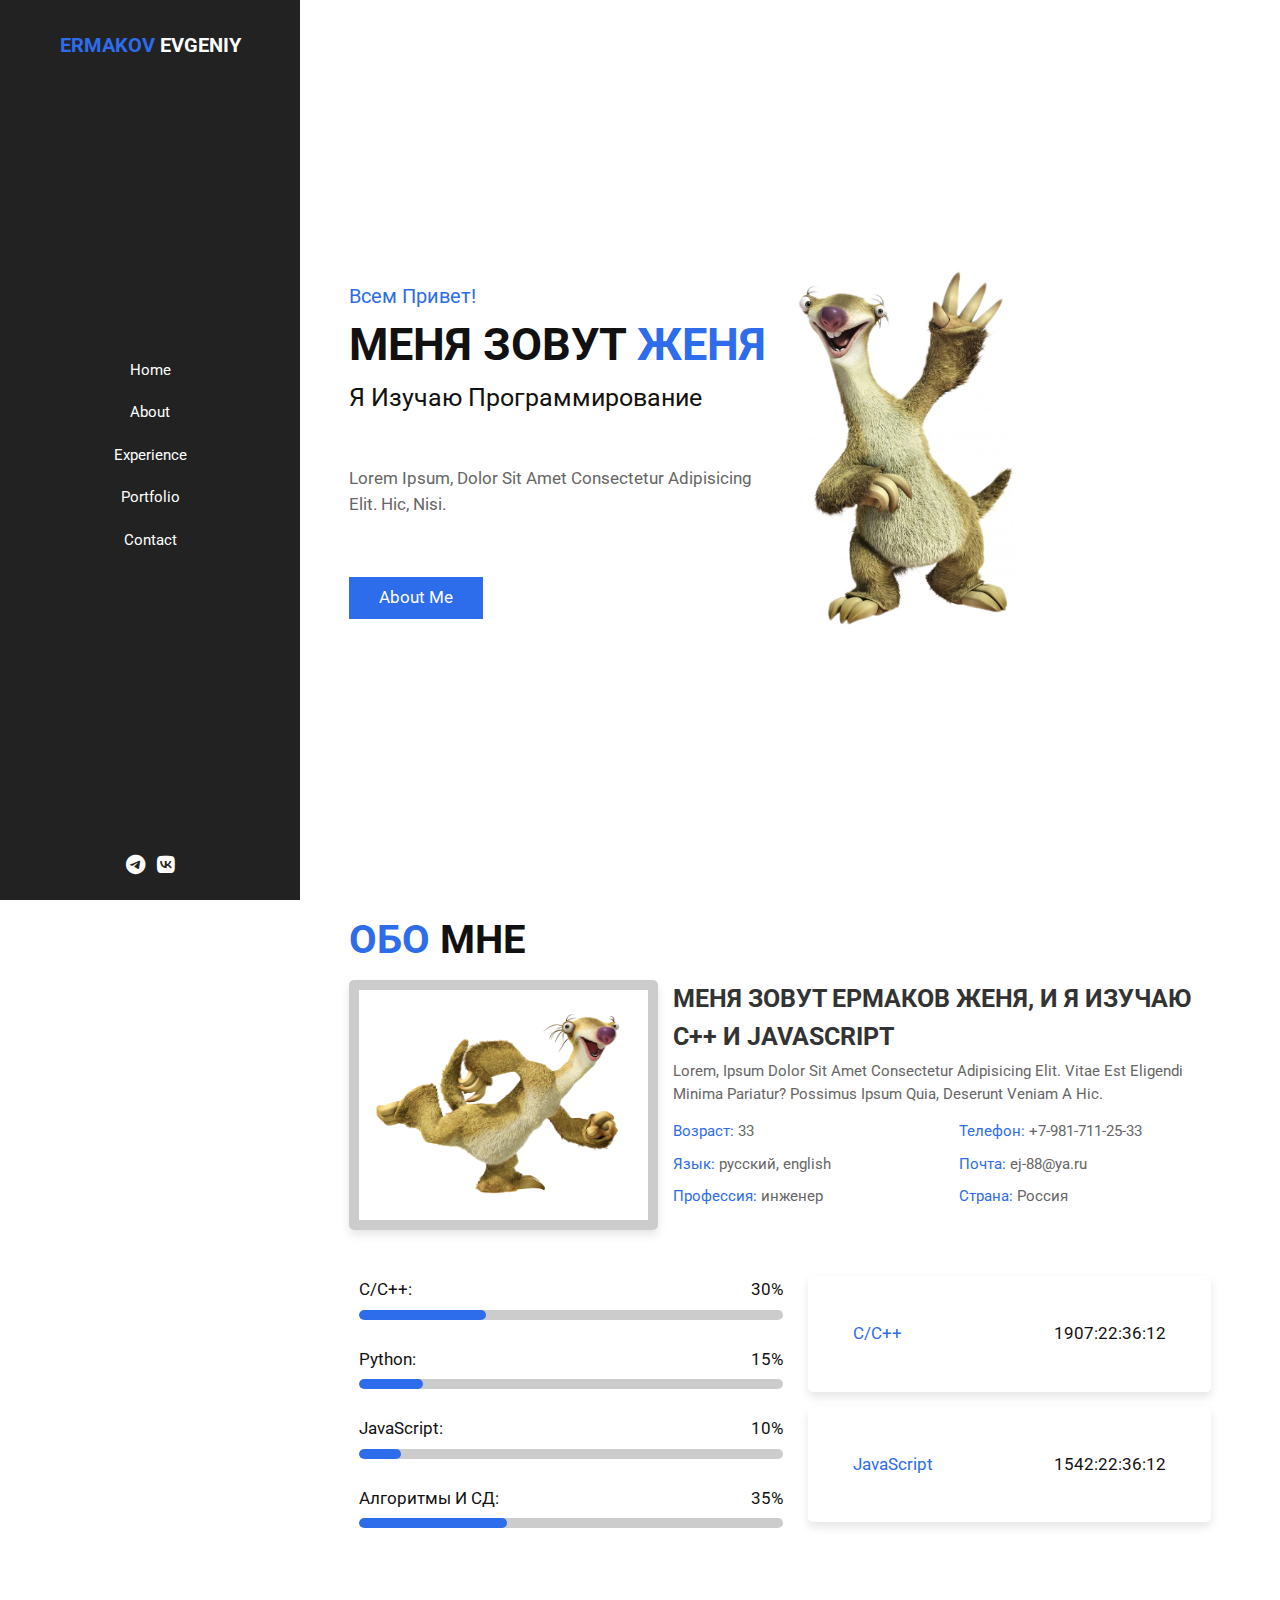
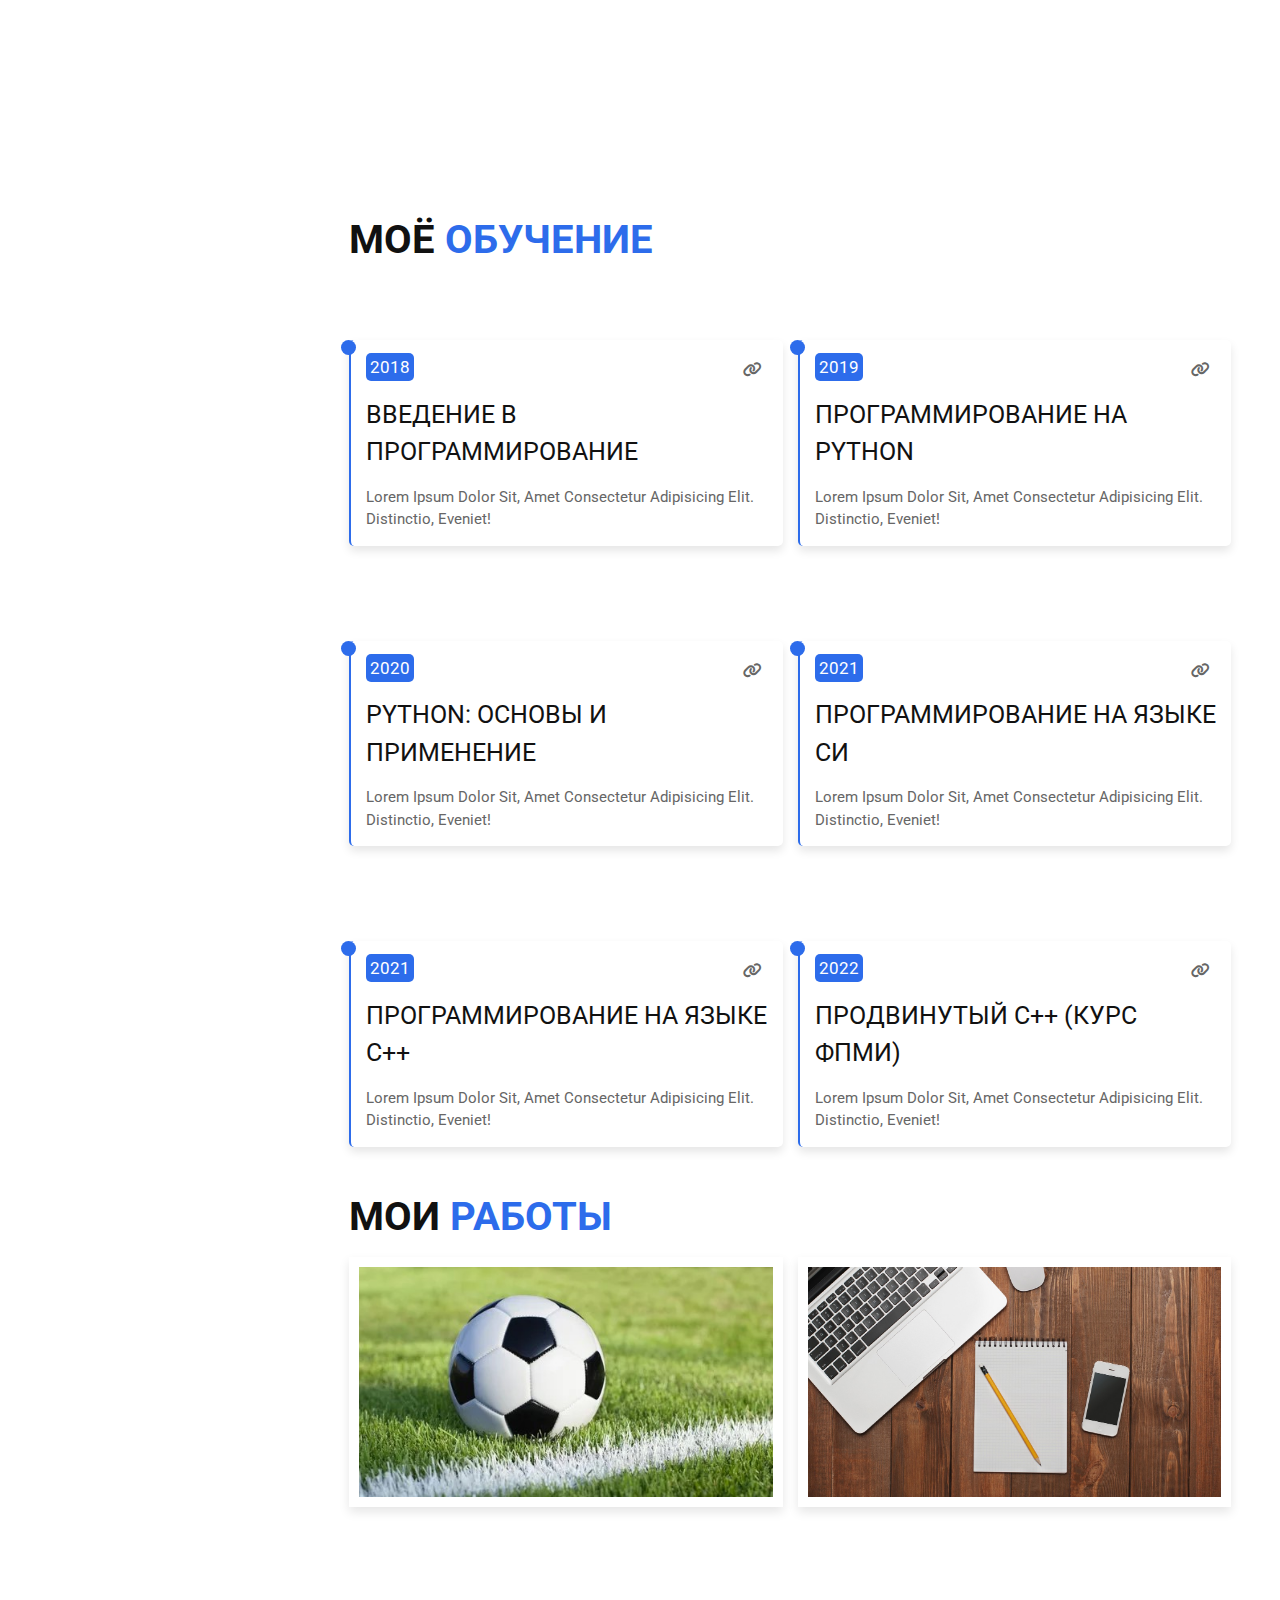
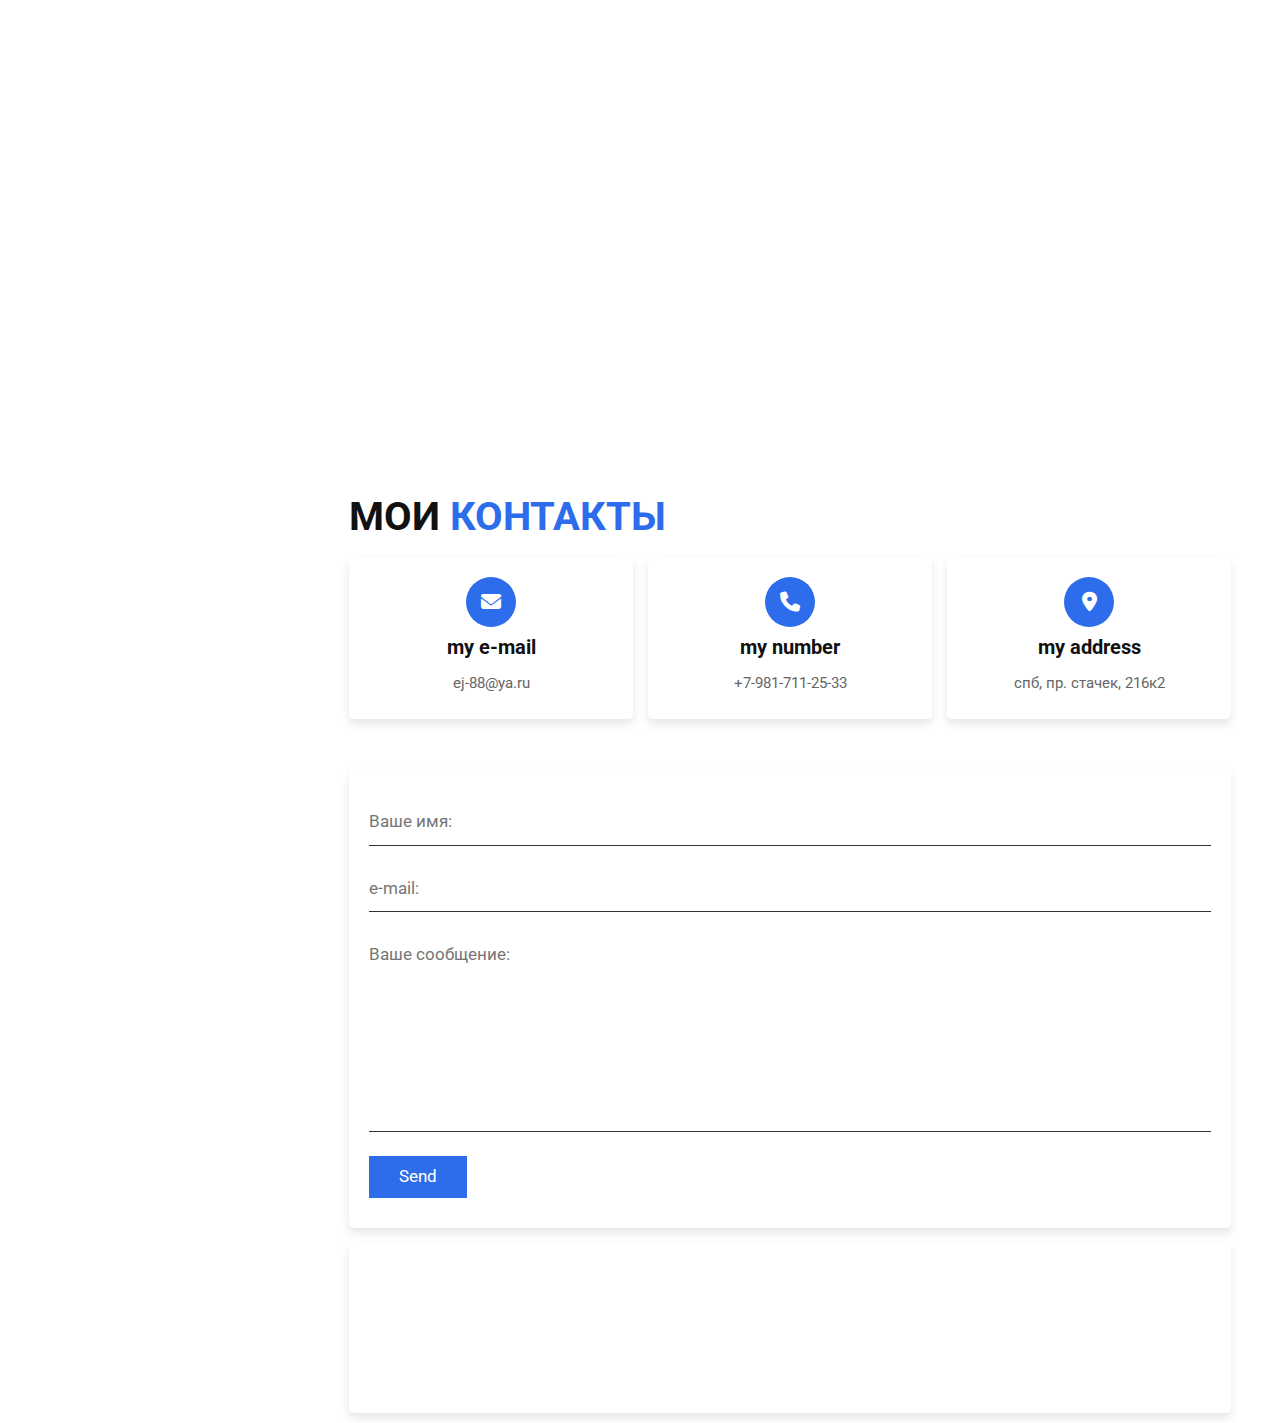
<file: index.html>
<!DOCTYPE html>
<html lang="en">
<head>
    <meta charset="UTF-8">
    <meta http-equiv="X-UA-Compatible" content="IE=edge">
    <meta name="viewport" content="width=device-width, initial-scale=1.0">
    <title>CV</title>

    <!-- font link -->
    <link rel="stylesheet" href="https://cdnjs.cloudflare.com/ajax/libs/font-awesome/6.1.1/css/all.min.css">
    <!-- custom css link -->
    <link rel="stylesheet" href="style.css">
</head>
<body>
    <div id="menu-bars" class="fas fa-bars"></div>

    <header>
        <a href="#" class="logo"> <span>Ermakov</span> Evgeniy</a>
        <nav class="navbar">
            <a href="#home">home</a>
            <a href="#about">about</a>
            <!-- <a href="#service">service</a> -->
            <a href="#experience">experience</a>
            <a href="#portfolio">portfolio</a>
            <a href="#contact">contact</a>
        </nav>

        <div class="follow">
            <a href="https://t.me/ErmakovES" class="fab fa-telegram"></a>
            <a href="https://vk.com/id949090" class="fab fa-vk"></a>
        </div>
    </header>

    <section class="home" id="home">
        <div class="content">
            <span class="hi">Всем привет!</span>
            <h3>меня зовут <span>Женя</span></h3>
            <p class="info">я изучаю программирование</p>
            <p class="text">Lorem ipsum, dolor sit amet consectetur adipisicing elit. Hic, nisi.</p>
            <a href="#about" class="btn">about me</a>
        </div>

        <div class="image">
            <img src="img/sid1.webp" alt="">
        </div>
    </section>

    <section class="about" id="about">
        <h1 class="heading"> Обо <span>мне</span></h1>
        <div class="row-1">
            <div class="image">
                <img src="img/kisspng-sid-sloth-scrat-manfred-ice-age-ice-age-5ab75b870ceb57.3432422315219659590529.png">
            </div>
            <div class="content">
                <h3>меня зовут Ермаков Женя, и я изучаю С++ и JavaScript</h3>
                <p>Lorem, ipsum dolor sit amet consectetur adipisicing elit. Vitae est eligendi minima pariatur? Possimus ipsum quia, deserunt veniam a hic.</p>
                <div class="box-container">
                    <div class="box">
                        <p><span>возраст: </span>33</p>
                        <p><span>язык: </span>русский, english</p>
                        <p><span>профессия: </span>инженер</p>
                    </div>
                    <div class="box">
                        <p><span>телефон: </span>+7-981-711-25-33</p>
                        <p><span>почта: </span>ej-88@ya.ru</p>
                        <p><span>страна: </span>Россия</p>
                    </div>
                </div>
            </div>
        </div>
        <div class="row-2">
            <div class="skills">
                <div class="progress">
                    <h3>C/C++: <span>30%</span></h3>
                    <div class="bar"><span></span></div>
                </div>
                <div class="progress">
                    <h3>Python: <span>15%</span></h3>
                    <div class="bar"><span></span></div>
                </div>
                <div class="progress">
                    <h3>JavaScript: <span>10%</span></h3>
                    <div class="bar"><span></span></div>
                </div>
                <div class="progress">
                    <h3>Aлгоритмы и СД: <span>35%</span></h3>
                    <div class="bar"><span></span></div>
                </div>
            </div>
            <div class="box-container">
                <div class="box">
                    <p><span>C/C++</span> </p>
                    <p id="timer2">clock1</p>
                </div>
                <div class="box">
                    <p><span>JavaScript</span></p>
                    <p id="timer1">clock1</p>
                </div>
            </div>
        </div>
        <!-- <a href="#top" class="btn">Я здесь</a>     -->
    </section>

    <section class="experience" id="experience">
        <h1 class="heading"><span>Моё </span>обучение</h1>
        <div class="box-container">
            <div class="box">
                <div class="icons">
                    <a href="https://stepik.org/cert/170146" target="_blank" class="fa-solid fa-link"></a>
                </div>
                <div class="content">
                    <span>2018</span>
                    <h3>Введение в программирование</h3>
                    <p>Lorem ipsum dolor sit, amet consectetur adipisicing elit. Distinctio, eveniet!</p>
                </div>
            </div>
            <div class="box">
                <div class="icons">
                    <a href="https://stepik.org/cert/238848" target="_blank" class="fa-solid fa-link"></a>
                </div>
                <div class="content">
                    <span>2019</span>
                    <h3>Программирование на Python</h3>
                    <p>Lorem ipsum dolor sit, amet consectetur adipisicing elit. Distinctio, eveniet!</p>
                </div>
            </div>
            <div class="box">
                <div class="icons">
                    <a href="https://stepik.org/cert/267887" target="_blank" class="fa-solid fa-link"></a>
                </div>
                <div class="content">
                    <span>2020</span>
                    <h3>Python: основы и применение</h3>
                    <p>Lorem ipsum dolor sit, amet consectetur adipisicing elit. Distinctio, eveniet!</p>
                </div>
            </div>
            <div class="box">
                <div class="icons">
                    <a href="https://stepik.org/course/73618/syllabus" target="_blank" class="fa-solid fa-link"></a>
                </div>
                <div class="content">
                    <span>2021</span>
                    <h3>Программирование на языке Cи</h3>
                    <p>Lorem ipsum dolor sit, amet consectetur adipisicing elit. Distinctio, eveniet!</p>
                </div>
            </div>
            <div class="box">
                <div class="icons">
                    <a href="https://stepik.org/cert/1007418" target="_blank" class="fa-solid fa-link"></a>
                </div>
                <div class="content">
                    <span>2021</span>
                    <h3>Программирование на языке C++</h3>
                    <p>Lorem ipsum dolor sit, amet consectetur adipisicing elit. Distinctio, eveniet!</p>
                </div>
            </div>
            <div class="box">
                <div class="icons">
                    <a href="https://www.youtube.com/channel/UCGlYKd-FR4g0Tp4wF6_wxig" target="_blank" class="fa-solid fa-link"></a>
                </div>
                <div class="content">
                    <span>2022</span>
                    <h3>продвинутый C++ (курс ФПМИ)</h3>
                    <p>Lorem ipsum dolor sit, amet consectetur adipisicing elit. Distinctio, eveniet!</p>
                </div>
            </div>
        </div>
    </section>

    <section class="portfolio" id="portfolio">
        <h1 class="heading"><span>мои </span>работы</h1>
        <div class="box-container">
            <div class="box">
                <img src="img/ball.jpg" alt="">
                <h3>dino-game</h3>
                <div class="icons">
                    <a href="dino/index.html" target="_blank" class="fa-solid fa-play"></a>
                </div>
            </div>
            <div class="box">
                <img src="img/todo.jpg" alt="">
                <h3>todo-list</h3>
                <div class="icons">
                    <a href="todo/index.html" target="_blank" class="fa-solid fa-play"></a>
                </div>
            </div>
        </div>
    </section>

    <section class="contact" id="contact">
        <h1 class="heading"><span>мои</span> контакты</h1>
        <div class="icons-container">
            <div class="icons">
                <i class="fas fa-envelope"></i>
                <h3>my e-mail</h3>
                <p>ej-88@ya.ru</p>
            </div>
            <div class="icons">
                <i class="fas fa-phone"></i>
                <h3>my number</h3>
                <p>+7-981-711-25-33</p>
            </div>
            <div class="icons">
                <i class="fas fa-map-marker-alt"></i>
                <h3>my address</h3>
                <p>СПб, пр. Стачек, 216к2</p>
            </div>
        </div>
        <div class="row">
            <form action="https://formspree.io/f/xgedrblb" method="POST">
                <label for="name"></label>
                <input type="name" name="name" id="name" placeholder="Ваше имя:" class="box">
                <label for="name"></label>
                <input type="e-mail" name="email" id="name" placeholder="e-mail:" class="box">
                <label for="name"></label>
                <textarea name="message" id="" cols="30" rows="10" placeholder="Ваше сообщение:"></textarea>
                <button class="btn" type="submit">send</button>
            </form>
            <iframe class="map" src="https://www.google.com/maps/embed?pb=!1m16!1m12!1m3!1d2004.171414606614!2d30.220273516066722!3d59.84629338184277!2m3!1f0!2f0!3f0!3m2!1i1024!2i768!4f13.1!2m1!1z0YHRgtCw0YfQtdC6IDIxNiDQujI!5e0!3m2!1sru!2sru!4v1653135120070!5m2!1sru!2sru" allowfullscreen="" loading="lazy" referrerpolicy="no-referrer-when-downgrade"></iframe>
        </div>
    </section>

<script src="timer.js"></script>
<script src="script.js"></script>
</body>
</html>
</file>
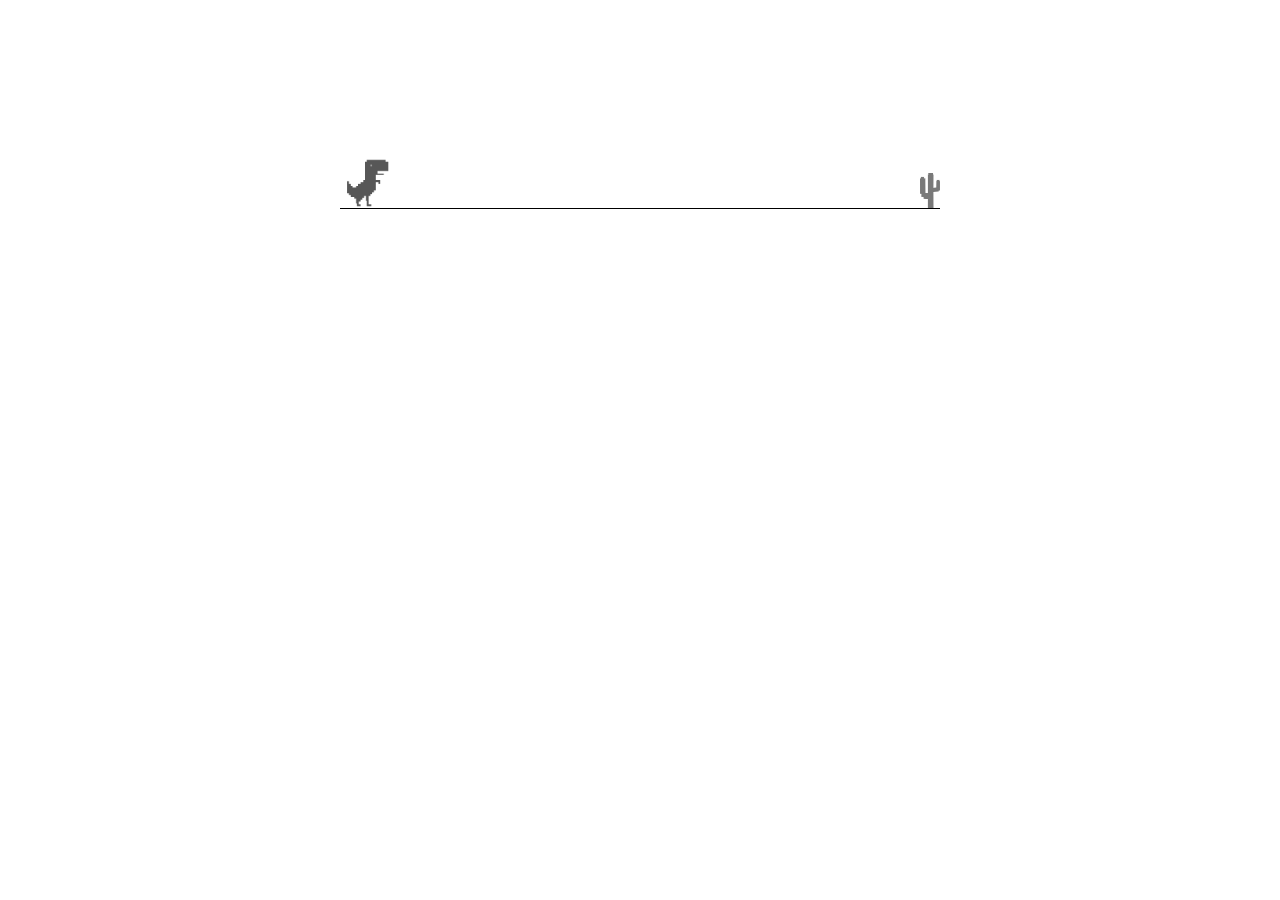
<file: dino/index.html>
<!DOCTYPE html>
<html lang="en">
<head>
    <meta charset="UTF-8">
    <title>DinoGame</title>
    <link rel="stylesheet" href="style.css">
</head>
<body>
    <div class="game">
        <div id="dino"></div>
        <div id="cactus"></div>
    </div>

    <script src="script.js"></script>
</body>
</html>
</file>
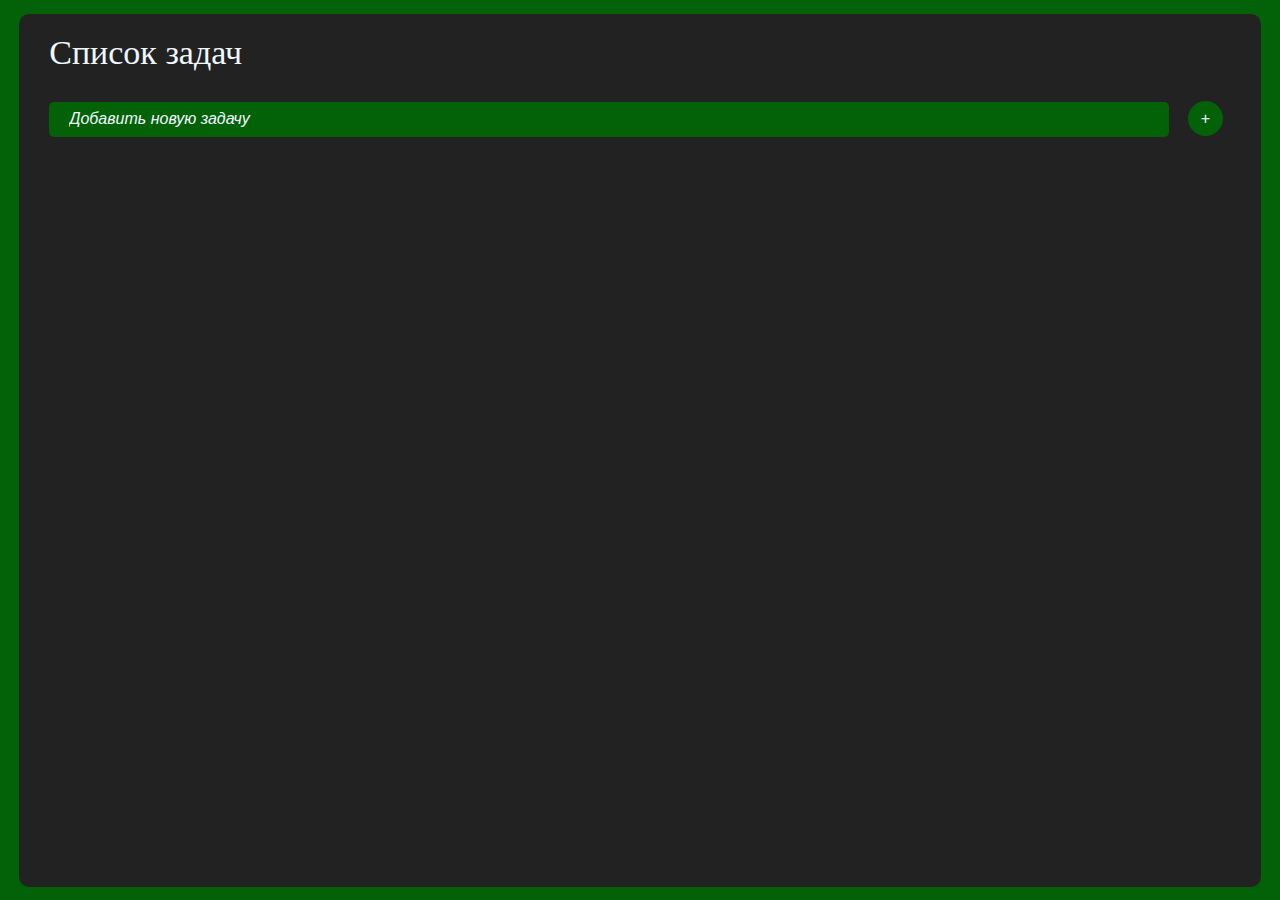
<file: todo/index.html>
<!DOCTYPE html>
<html lang="en">
<head>
    <meta charset="UTF-8">
    <title>TODO List</title>
    <link rel="stylesheet" href="style.css">
</head>
<body>
    <div class="todo_background">
        <div class="todo_title">Список задач</div>
        <input placeholder="Добавить новую задачу" class="todo_add" id="new">
        <button name="+" class="button_add" id="add">+</button>
        <ul type="none" class="todo_list" id="lst">
        </ul>
    </div>
    <script src="script.js"></script>
</body>
</html>
</file>
<file: style.css>
@import url('https://fonts.googleapis.com/css2?family=Roboto:ital,wght@0,100;0,300;0,400;0,500;0,700;1,400&display=swap');

:root {
    --main-color:#2d6ceb;

}

*{
    font-family: 'Roboto', sans-serif;
    margin: 0; padding: 0;
    box-sizing: border-box;
    outline: none;
    border:none;
    text-decoration: none;
    text-transform: capitalize;
    transition: all .2s linear;
    line-height: 1.5;
}

 html{
    font-size: 62.5%;
    overflow-x: hidden;
    scroll-behavior: smooth;
}


body{
    background-color: #ffffff;
    padding-left: 30rem;
}


header{
    position:fixed;
    top:0; left:0; bottom: 0;
    background-color: #222;
    display: flex;
    align-items: center;
    justify-content: space-between;
    z-index: 1000;
    flex-flow: column;
    padding: 3rem 4rem 2rem;
    width: 30rem;
    text-align: center;
}


header .logo{
    text-transform: uppercase;
    color:#fff;
    font-size: 2rem;
    font-weight: bolder;
}

header .logo span{
    text-transform: uppercase;
    color:var(--main-color);
}


header .navbar a{
    display: block;
    font-size: 1.5rem;
    color:#fff;
    margin: 2rem 0;
}

header .navbar a:hover{
    letter-spacing: .2rem;
    color:var(--main-color)
}

header .follow a{
    font-size: 2rem;
    color:#fff;
    margin: 0.5rem;
}

header .follow a:hover{
    color: var(--main-color);
}

#menu-bars{
    position: fixed;
    top:1rem; right: 1rem;
    z-index: 10000;
    background: var(--main-color);
    color:#fff;
    border-radius: .5rem;
    padding: 0.4rem 0.6rem;
    font-size: 1.5rem;
    cursor:pointer;
    display:none;
}

section {
    padding: 1rem 5%;
    min-height: 100vh;
}

.home{
    display:flex;
    align-items: center;
    flex-wrap: wrap;
    gap:1.5rem;
}

.home .image{
    flex: 1 1 40rem;
}

.home .image img{
    width: 50%;
}

.home .content {
    flex: 1 1 40rem;
}

.home .content .hi{
    font-size: 2rem;
    color:var(--main-color)
}

.home .content h3{
    font-size: 4.5rem;
    color:#111;
    text-transform: uppercase;
}

.home .content h3 span{
    color:var(--main-color);
    text-transform: uppercase;
}

.home .content .info{
    font-size: 2.5rem;
    color:#111;
    padding: 0rem 0;
}

.home .content .text{
    font-size: 1.7rem;
    color:#666;
    padding: 5rem 0;
}

.btn {
    display: inline-block;
    margin-top: 1rem;
    padding: .8rem 3rem;
    background: var(--main-color);
    color:#fff;
    cursor:pointer;
    font-size: 1.7rem;
}

.btn:hover{
    background: #111;
}


.heading {
    font-size: 4rem;
    color:var(--main-color);
    text-transform:uppercase;
    padding-bottom: 1rem;
}

.heading span {
    font-size: 4rem;
    color:#111;
    text-transform:uppercase;
    padding-bottom: 1rem;
}

.about .row-1{
    display:flex;
    flex-wrap:wrap;
    gap:1.5rem;
    padding-bottom: 2rem;
}

.about .row-1 .image {
    flex: 1 1 25rem;
}

.about .row-1 .image img{
    height: 100%;
    width: 100%;
    object-fit: cover;
    border: 1rem solid #ccc;
    border-radius: .5rem;
    box-shadow: 0 0.5rem 1rem rgba(0, 0, 0, .1);    
}

.about .row-1 .content{
    flex:1 1 50rem;
}

.about .row-1 .content h3{
    color:#333;
    text-transform:uppercase;
    flex:1 1 50rem;
    font-size: 2.5rem;
}

.about .row-1 .content p{
    flex:1 1 50rem;
    font-size: 1.5rem;
    color: #666;
    padding: .5rem 0;
}

.about .row-1 .content .box-container{
    display:flex;
    flex-wrap: wrap;
    gap: 1.5rem;
    padding: 0.5rem 0;
    
}

.about .row-1 .content .box-container .box{

    flex: 1 1 20rem;
}

.about .row-1 .content .box-container .box span{
    color: var(--main-color);
}

.about .row-1 .content .box-container .box p {
    text-transform: none;
}

.about .row-2{
    display: flex;
    flex-wrap: wrap;
    gap:1.5rem;
    align-items: center;
    margin: 1rem;
}

.about .row-2 .skills{
    flex:1 1 40rem;
}

.about .row-2 .skills .progress{
    padding: 1rem 0;
}


.about .row-2 .skills .progress h3{
    display: flex;
    justify-content: space-between;
    padding: .7rem 0;
    font-size: 1.7rem;
    color: #111;
    font-weight: 400;
}

.about .row-2 .skills .progress .bar{
    width: 100%;
    background: #ccc;
    overflow: hidden;
    height: 1rem;
    border-radius: 50rem;
}

.about .row-2 .skills .progress .bar span{
    display: block;
    height: 100%;
    background: var(--main-color);
    border-radius: 50rem;
}

.about .row-2 .skills .progress:nth-child(1) .bar span{
    width: 30%;
}
.about .row-2 .skills .progress:nth-child(2) .bar span{
    width: 15%;
}
.about .row-2 .skills .progress:nth-child(3) .bar span{
    width: 10%;
}
.about .row-2 .skills .progress:nth-child(4) .bar span{
    width: 35%;
}

.about .row-2 .box-container {
    flex: 1 1 40rem;
    display: flex;
    flex-wrap: wrap;
    gap:1.5rem;
    padding: 1rem;
    flex-direction: column;
    
}

.about .row-2 .box-container .box{
    flex: 1 1 10rem;
    background: #fff;
    padding: 3rem;
    border-radius: .5rem;
    box-shadow: 0 .5rem 1rem rgba(0, 0, 0, .1);
    display: flex;
    justify-content: space-between;
}

.about .row-2 .box-container .box p {
    padding: 1.5rem;
    font-size: 1.7rem;
    color: #111;
    font-weight: 400;
}

.about .row-2 .box-container .box p span{
    color: var(--main-color);
}

.experience .box-container{
    display: flex;
    flex-wrap: wrap;
    gap:1.5rem;

}

.experience .box-container .box{
    position: relative;
    flex: 1 1 33rem;
    border-left: .2rem solid var(--main-color);
    padding-left:2rem;
    padding-right:2rem;
    margin-bottom: 2rem;
    margin-top: 6rem;
    background: #fff;
    padding: 1.5rem;
    box-shadow: 0 .5rem 1rem rgba(0, 0, 0, .1);
    border-radius: .5rem;
}

.experience .box-container .box::before{
    content: '';
    position: absolute;
    top:0;
    left:-1rem;
    height: 1.5rem;
    width: 1.5rem;
    border-radius: 50%;
    background: var(--main-color);
}

/* .experience .box-container .box{

} */

.experience .box-container .box .content span{
    color:#fff;
    font-size: 1.7rem;
    background: var(--main-color);
    border-radius: .5rem;
    padding: .4rem;
}

.experience .box-container .box .content h3{
    padding-top: 1.5rem;
    padding-bottom: 1.5rem;
    font-size: 2.5rem;
    color: #111;
    font-weight: 400;
    text-transform: uppercase;
}

.experience .box-container .box .content p{
    font-size: 1.5rem;
    color: #666;
}

.experience .box-container .box .icons{
    position: absolute;
    top: 1rem; right:1rem;

}

.experience .box-container .box .icons a{
    display:block;
    height: 3rem;
    width: 3rem;
    color:#666;
    font-size: 1.5rem;
    line-height: 4rem;
}

.experience .box-container .box .icons a:hover{
    color:var(--main-color);
    transform: scale(1.1);
}

.portfolio .box-container{
    display:flex;
    flex-wrap: wrap;
    gap:1.5rem;
}

.portfolio .box-container .box{
    flex:1 1 30rem;
    height: 25rem;
    position: relative;
    overflow: hidden;
    box-shadow: 0 .5rem 1rem rgba(0, 0, 0, .1);
    border: 1rem solid #fff;
}

.portfolio .box-container .box img{
    height: 100%;
    width: 100%;
    object-fit: cover;
    position: relative;
    z-index: 1;
}

.portfolio .box-container .box:hover img{
    height: 80%;
    width: 80%;
}

.portfolio .box-container .box h3{
    position:absolute;
    bottom: .5rem; left: 1rem;
    text-transform: uppercase;
    color:#333;
    font-size: 2.5rem;
}

.portfolio .box-container .box .icons{
    position: absolute;
    top: 1rem; right:1rem;

}

.portfolio .box-container .box .icons a{
    display:block;
    height: 4rem;
    width: 4 rem;
    color:#fff;
    font-size: 1.7rem;
    line-height: 4rem;
    text-align: center;
    margin-bottom: 1rem;
    background: #666;
    padding-left: 1rem;
    padding-right: 0.9rem;
    border-radius: .5rem;
}

.portfolio .box-container .box .icons a:hover{
    color:#333;
    background: var(--main-color);
}

.contact .icons-container{
    display: flex;
    gap: 1.5rem;
    flex-wrap: wrap;
}

.contact .icons-container .icons{
    flex: 1 1 25rem;
    text-align: center;
    padding: 2rem;
    box-shadow: 0 .5rem 1rem rgba(0, 0, 0, .1);
    background: #fff;
    border-radius: .5rem;
}

.contact .icons-container .icons i{
    height: 5rem;
    width: 5rem;
    line-height: 5rem;
    font-size: 2rem;
    background: var(--main-color);
    color: #fff;
    border-radius: 50%;
}

.contact .icons-container .icons h3{
    padding: .5rem 0;
    font-size: 2rem;
    color:#111;
    text-transform: lowercase;
}

.contact .icons-container .icons p{
    padding: .5rem 0;
    font-size: 1.5rem;
    color:#666;
    text-transform: lowercase;
}

.contact .row{
    display: flex;
    flex-wrap: wrap;
    gap:1.5rem;
    padding-top: 5rem;

}

.contact .row form{
    flex: 1 1 55rem;
    background:#fff;
    padding:2rem;
    box-shadow: 0 .5rem 1rem rgba(0, 0, 0, .1);
    border-radius: .5rem;
}

.contact .row .map{
    flex: 1 1 25rem;
    border: 1rem solid #fff;
    box-shadow: 0 .5rem 1rem rgba(0, 0, 0, .1);
    border-radius: .5rem;
    width: 90%;
}

.contact .row form .box,
.contact .row form textarea{
    width: 100%;
    border-bottom: .1rem solid #333;
    color: #333;
    text-transform: none;
    font-size: 1.7rem;
    padding: 1rem 0;
    margin: 1rem 0;
}

.contact .row form .box:focus,
.contact .row form textarea:focus{
    border-color: var(--main-color);
}

.contact .row form textarea{
    height: 20rem;
    resize: none;
}

.contact .row form .btn{
    margin-top: 1rem;
    margin-bottom: 1rem;
    /* margin-left: 55rem; */
    /* right: 20px; */
    /* width: 50rem; */
    /* margin-right: 1rem; */

}


@media (max-width:991px) {
    html{
        font-size: 75%;
    }
    
    body{
        padding: 0;
    }

    #menu-bars{
        display: initial;
    }

    header{
        left:-120%;
    }

    header.active{
        left:0%
    }
}

@media (max-width: 600px) {
    html {
        font-size: 80%;
    }

    header {
        width: 100%;
    }
}
</file>
<file: dino/style.css>
.game {
    width: 600px;
    height: 200px;
    border-bottom: 1px solid #000;
    margin: auto;
}

#dino {
    width: 50px;
    height: 50px;
    background-image: url(img/dino.png);
    background-size: 50px 50px;
    position: relative;
    top: 150px;
}

#cactus {
    width: 20px;
    height: 35px;
    background-image: url(img/cactus.png);
    background-size: 20px 35px;
    position:relative;
    top: 115px;
    left: 580px;
    animation: cactusMov 3s infinite linear;
}

@keyframes cactusMov{
    0% {
        left: 580px;
    }
    100% {
        left: -20px;
    }
}

.jump {
    animation: jump 0.3s linear;
}

@keyframes jump{
    0% {
        top: 150px;
    }

    30%{
        top: 100px;
    }

    50%{
        top: 50px;
    }

    80%{
        top: 100px;
    }

    100% {
        top: 150px;
    }
}
</file>
<file: todo/style.css>
body {
    background-color: rgb(3, 97, 8);
    height: 100vh;
    height: 100vh;
    margin: 0px;
    display: flex;
    align-items: center;
    align-content: center;
    justify-content: center;
    overflow: auto;
}

.todo_background {
    background-color: #222;
    height: 97%;
    width: 97%;
    border-radius: 10px;
    font-size: 34px;
    color: aliceblue;
}

.todo_title {
    padding: 20px 30px;
}

.todo_add {
    width: 87%;
    padding: 10px 20px;
    margin: 10px 30px;
    margin-right: 10px;
    border-radius: 5px;
    border: 0px;
    background-color: rgb(3, 97, 8);
}

::placeholder { 
    color: aliceblue;
    font-size: 16px;
    font-style: italic;
  }

.todo_list {
    font-size: 20px;
    margin: 10px 30px;
    padding-left: 0px;
    padding-right: 13px;
}

.todo_task{
    display: flex;
    min-height: 35px;
}

.todo_task:hover .button_del {
    display: block;
}

.button_add,
.button_del{
    cursor: pointer;
    height: 35px;
    width: 35px;
    border: 0px;
    background-color: rgb(3, 97, 8);
    border-radius: 50%;
    padding: 0px;
    margin-right: 30px;
    font-size: 16px;
    color: aliceblue;
}

.button_del {
    display: none;
    margin-left: auto;
    margin-right: 8px;
}

.todo_task_text {
    padding-left: 10px;
}
  
.check {
    display: none;
}

.todo_checkbox div {
    width: 22px;
    height: 22px;
    border-radius: 5px;
    border: 2px solid rgb(3, 97, 8);
}

.todo_checkbox input:checked + div {
    background-color: rgb(3, 97, 8);
}

.todo_checkbox input:checked + .todo_task_text {
    text-decoration: line-through;
}

.todo_list > *:not(:last-child) {
    margin-bottom: 10px;
}

.todo_task_complited {
    text-decoration: line-through;
    color: rgb(83, 83, 83);
}
</file>
